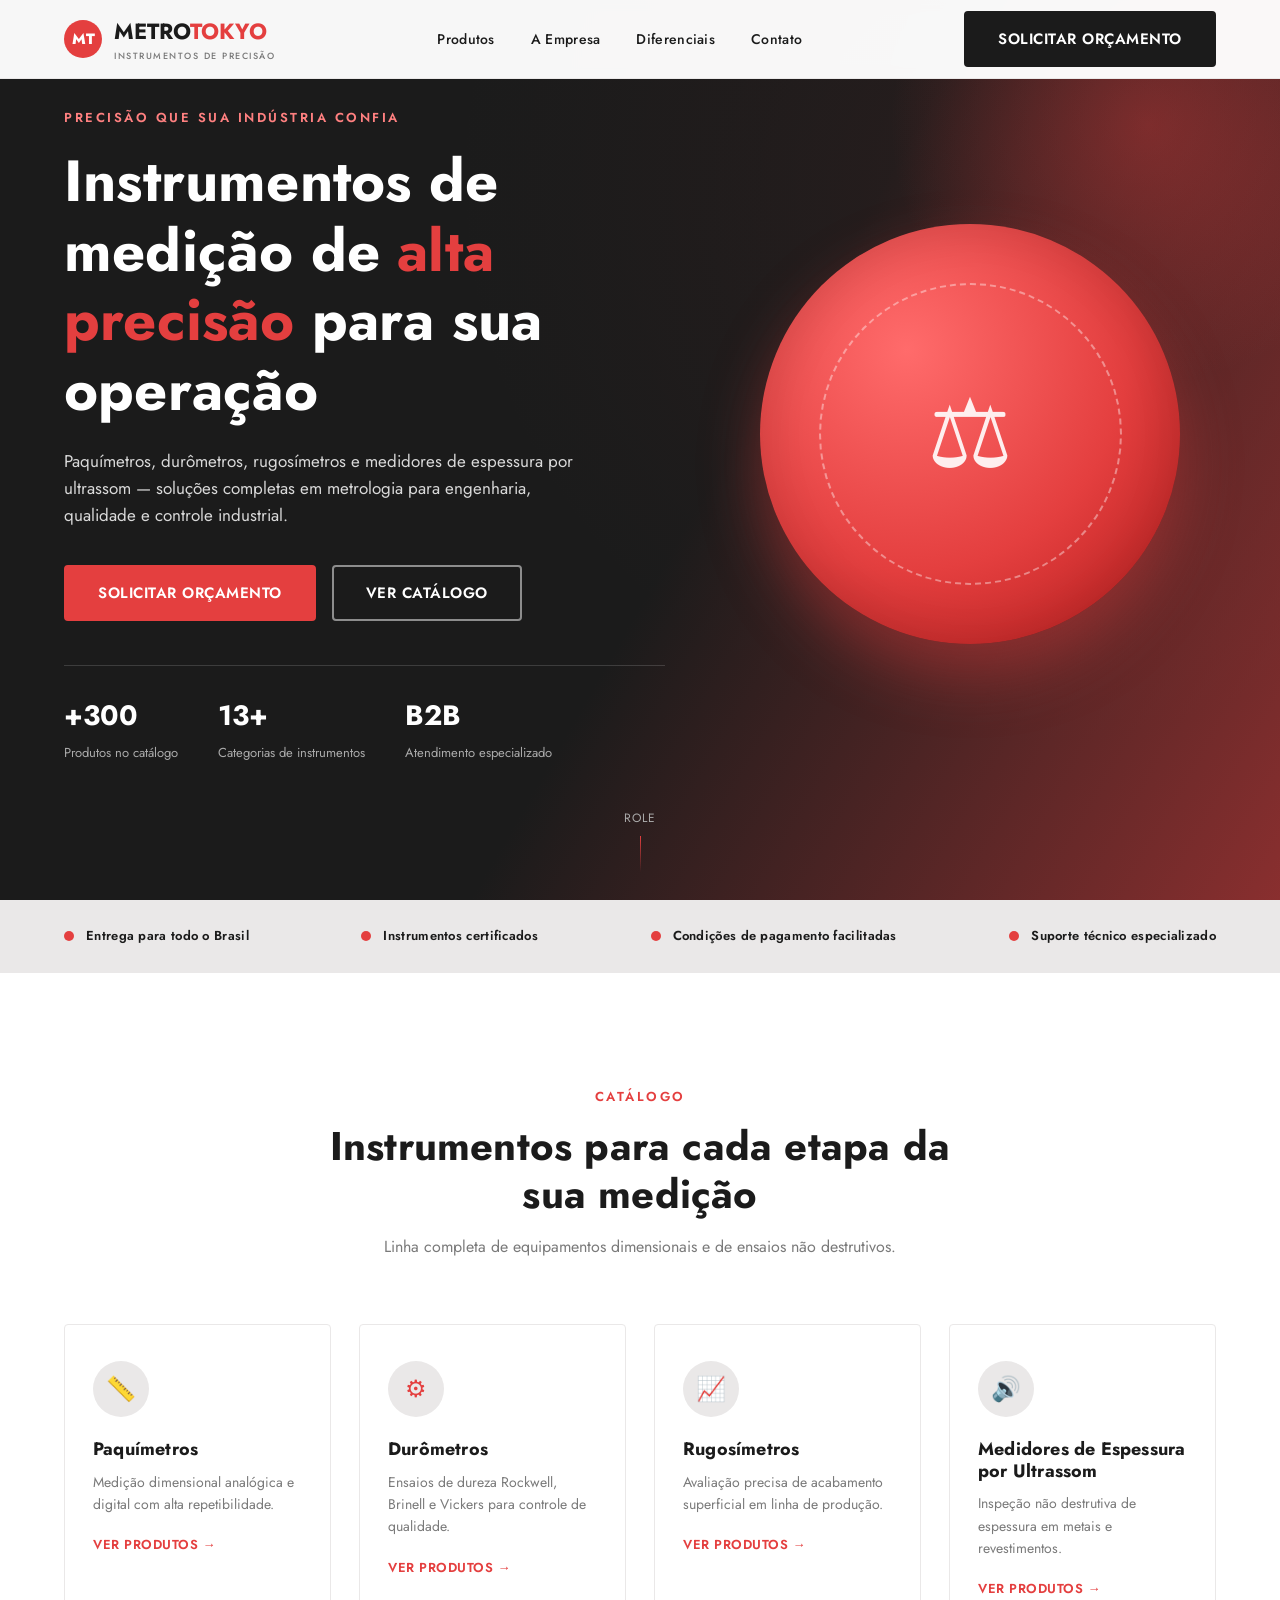
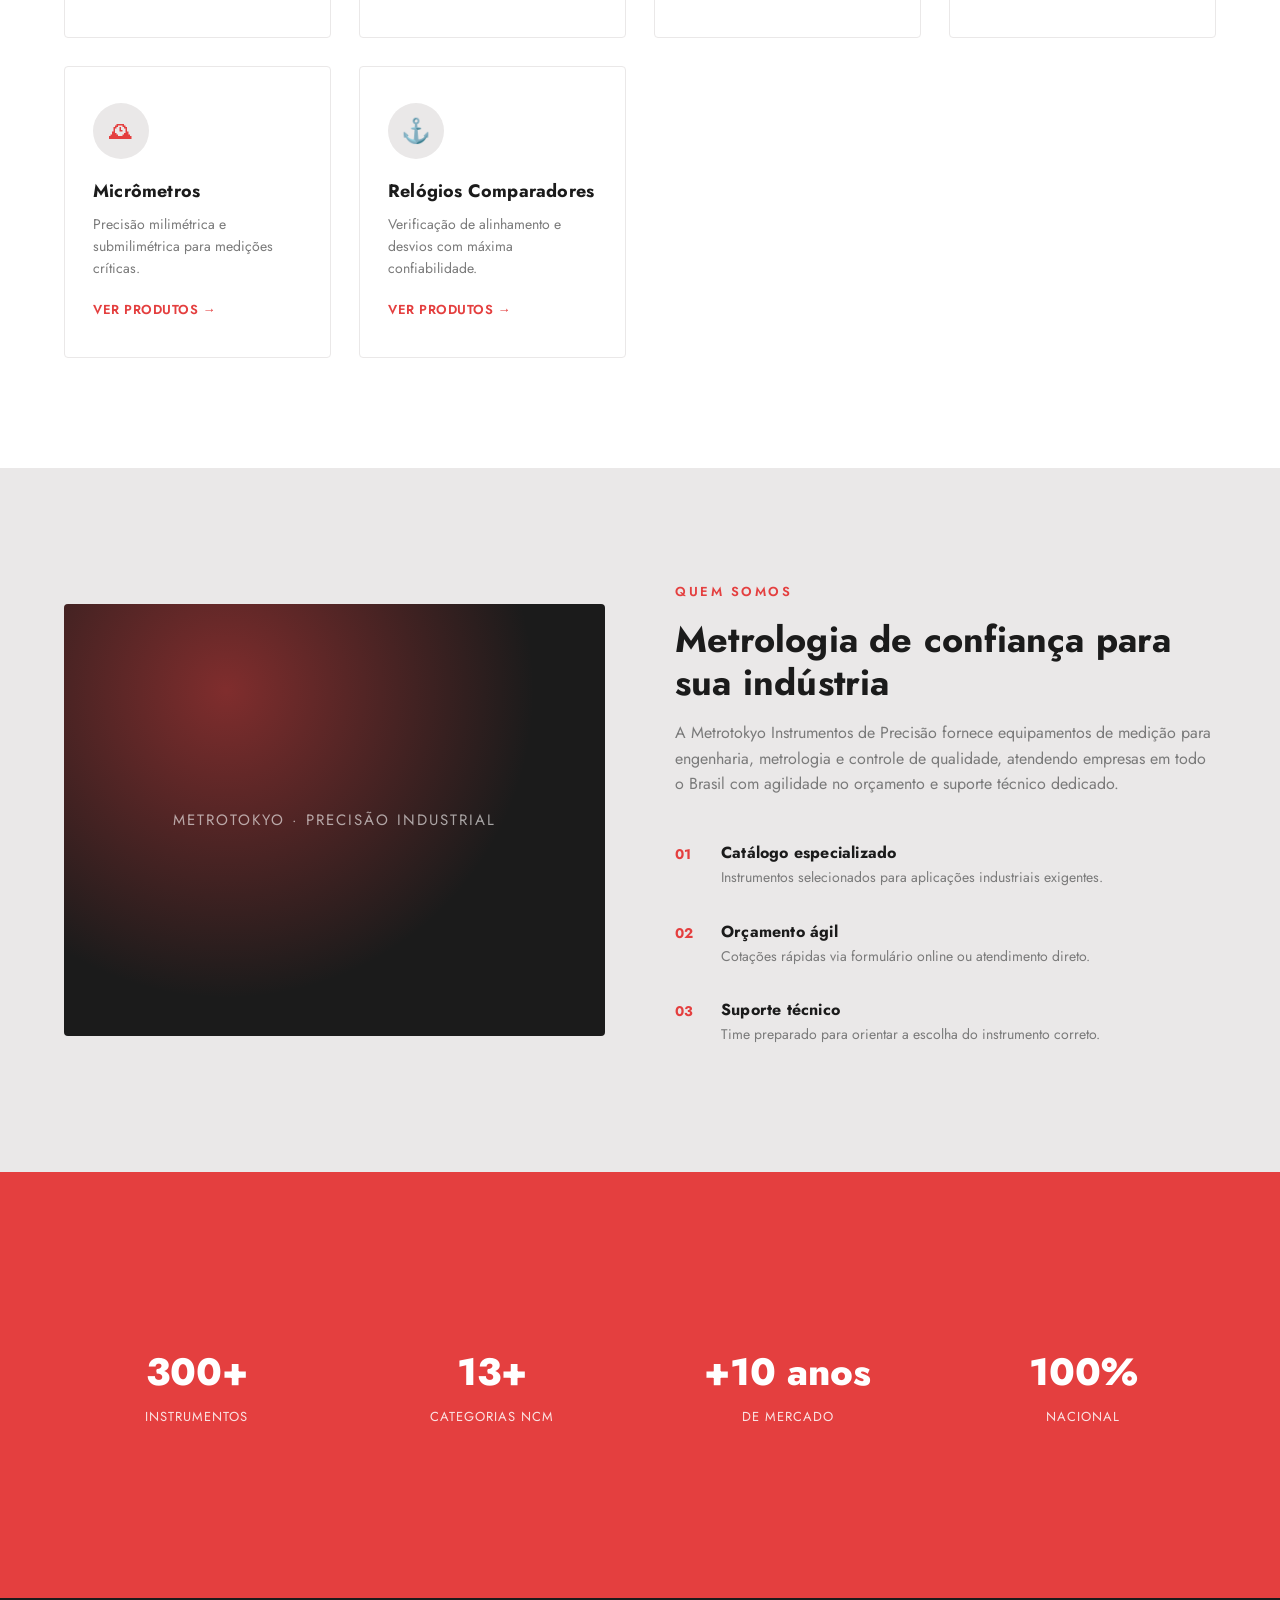
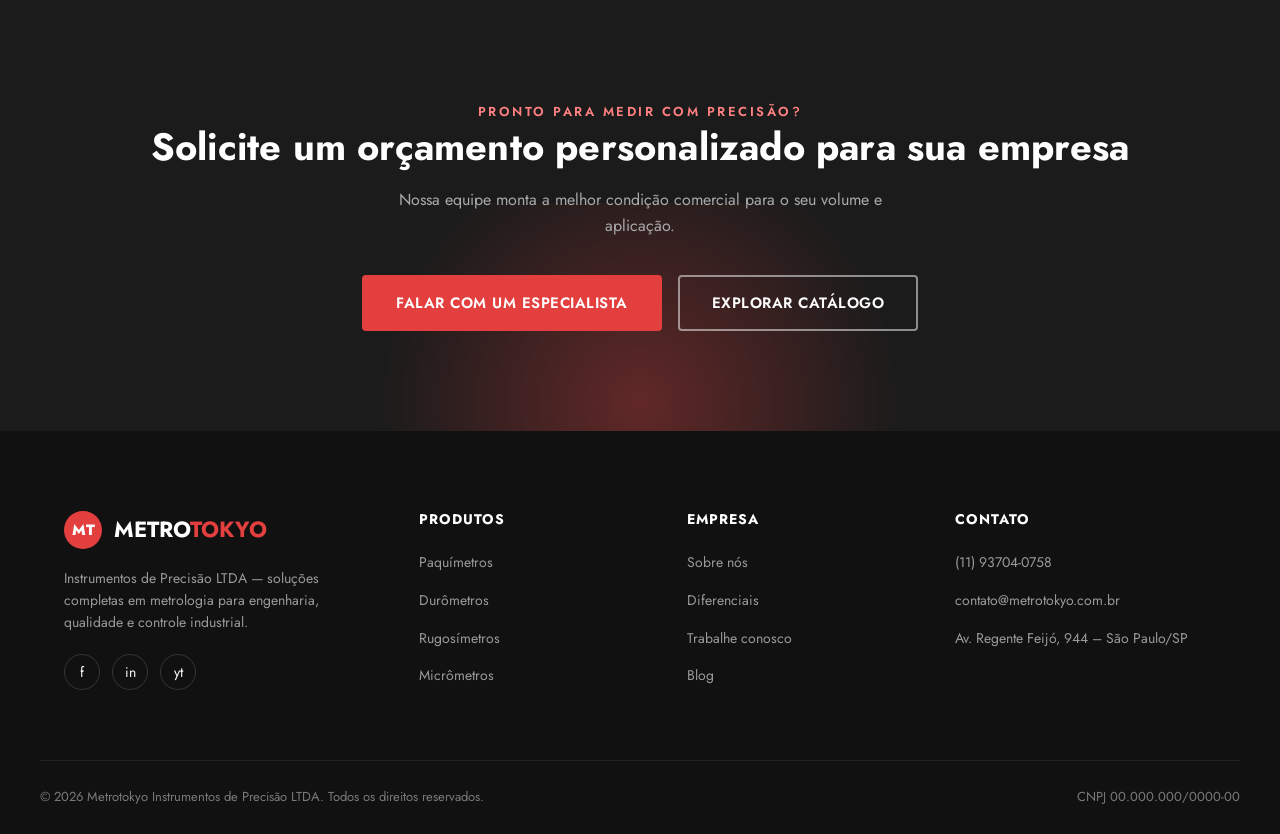
<file: metrotokyo-landing.html>
<!DOCTYPE html>
<html lang="pt-BR">
<head>
<meta charset="UTF-8">
<meta name="viewport" content="width=device-width, initial-scale=1.0">
<title>Metrotokyo Instrumentos de Precisão</title>
<link rel="preconnect" href="https://fonts.googleapis.com">
<link rel="preconnect" href="https://fonts.gstatic.com" crossorigin>
<link href="https://fonts.googleapis.com/css2?family=Jost:ital,wght@0,300;0,400;0,500;0,600;0,700;0,800;1,400&display=swap" rel="stylesheet">
<style>
  :root{
    --red: #E43F3F;
    --red-dark: #B31919;
    --black: #1B1B1B;
    --pure-black: #000000;
    --white: #FFFFFF;
    --gray-light: #EAE8E8;
    --gray-mid: #AAAAAA;
    --gray-text: #7A7A7A;
    --radius: 4px;
    --shadow: 0 10px 30px rgba(0,0,0,.08);
    --transition: .25s ease;
  }

  *{margin:0;padding:0;box-sizing:border-box;}

  html{scroll-behavior:smooth;}

  body{
    font-family:'Jost', sans-serif;
    color:var(--black);
    background:var(--white);
    line-height:1.6;
    -webkit-font-smoothing:antialiased;
  }

  img{max-width:100%;display:block;}

  a{text-decoration:none;color:inherit;}

  ul{list-style:none;}

  .container{
    width:100%;
    max-width:1200px;
    margin:0 auto;
    padding:0 24px;
  }

  h1,h2,h3,h4{font-weight:700;line-height:1.2;letter-spacing:.2px;}

  .eyebrow{
    font-size:13px;
    font-weight:600;
    letter-spacing:2.5px;
    text-transform:uppercase;
    color:var(--red);
  }

  .btn{
    display:inline-flex;
    align-items:center;
    gap:10px;
    padding:14px 32px;
    font-family:'Jost', sans-serif;
    font-weight:600;
    font-size:15px;
    letter-spacing:.5px;
    text-transform:uppercase;
    border-radius:var(--radius);
    border:2px solid transparent;
    cursor:pointer;
    transition:all var(--transition);
  }

  .btn-primary{
    background:var(--red);
    color:var(--white);
    border-color:var(--red);
  }
  .btn-primary:hover{
    background:var(--red-dark);
    border-color:var(--red-dark);
    transform:translateY(-2px);
    box-shadow:0 8px 20px rgba(228,63,63,.35);
  }

  .btn-outline{
    background:transparent;
    color:var(--white);
    border-color:rgba(255,255,255,.5);
  }
  .btn-outline:hover{
    border-color:var(--white);
    background:rgba(255,255,255,.08);
  }

  .btn-dark{
    background:var(--black);
    color:var(--white);
    border-color:var(--black);
  }
  .btn-dark:hover{
    background:var(--red);
    border-color:var(--red);
  }

  /* ===== HEADER ===== */
  header{
    position:fixed;
    top:0;left:0;right:0;
    z-index:1000;
    background:rgba(255,255,255,.97);
    backdrop-filter:blur(6px);
    border-bottom:1px solid var(--gray-light);
  }

  .navbar{
    display:flex;
    align-items:center;
    justify-content:space-between;
    height:78px;
  }

  .brand{
    display:flex;
    align-items:center;
    gap:12px;
    font-weight:700;
    font-size:22px;
    color:var(--black);
  }

  .brand .mark{
    width:38px;height:38px;
    border-radius:50%;
    background:var(--red);
    display:flex;align-items:center;justify-content:center;
    color:var(--white);
    font-weight:800;
    font-size:15px;
  }

  .brand .tokyo{color:var(--red);}

  .brand small{
    display:block;
    font-size:9px;
    font-weight:500;
    letter-spacing:1.5px;
    text-transform:uppercase;
    color:var(--gray-text);
  }

  .nav-links{
    display:flex;
    align-items:center;
    gap:36px;
  }

  .nav-links a{
    font-size:14px;
    font-weight:500;
    letter-spacing:.3px;
    color:var(--black);
    position:relative;
    padding:6px 0;
    transition:color var(--transition);
  }
  .nav-links a::after{
    content:'';
    position:absolute;
    left:0;bottom:0;
    width:0;height:2px;
    background:var(--red);
    transition:width var(--transition);
  }
  .nav-links a:hover{color:var(--red);}
  .nav-links a:hover::after{width:100%;}

  .nav-actions{display:flex;align-items:center;gap:16px;}

  .menu-toggle{display:none;background:none;border:0;font-size:26px;cursor:pointer;color:var(--black);}

  /* ===== HERO ===== */
  .hero{
    position:relative;
    min-height:100vh;
    display:flex;
    align-items:center;
    background:
      linear-gradient(120deg, rgba(27,27,27,.92) 10%, rgba(27,27,27,.75) 55%, rgba(228,63,63,.55) 100%),
      radial-gradient(circle at 80% 20%, rgba(228,63,63,.25), transparent 45%),
      var(--black);
    color:var(--white);
    padding-top:78px;
    overflow:hidden;
  }

  .hero::before{
    content:'';
    position:absolute;
    top:-15%;right:-10%;
    width:520px;height:520px;
    border-radius:50%;
    background:radial-gradient(circle, rgba(228,63,63,.35), transparent 70%);
  }

  .hero-grid{
    display:grid;
    grid-template-columns:1.1fr .9fr;
    gap:60px;
    align-items:center;
    position:relative;
    z-index:2;
  }

  .hero-copy .eyebrow{color:#ff8080;}

  .hero-copy h1{
    font-size:clamp(34px, 5vw, 58px);
    margin:18px 0 22px;
  }
  .hero-copy h1 span{color:var(--red);}

  .hero-copy p{
    font-size:17px;
    color:#d9d9d9;
    max-width:520px;
    margin-bottom:36px;
  }

  .hero-actions{display:flex;flex-wrap:wrap;gap:16px;margin-bottom:44px;}

  .hero-stats{
    display:flex;
    gap:40px;
    padding-top:28px;
    border-top:1px solid rgba(255,255,255,.15);
  }
  .hero-stats div strong{
    display:block;
    font-size:28px;
    color:var(--white);
  }
  .hero-stats div span{
    font-size:13px;
    color:var(--gray-mid);
  }

  .hero-visual{
    position:relative;
    display:flex;
    align-items:center;
    justify-content:center;
  }

  .hero-disc{
    width:100%;
    max-width:420px;
    aspect-ratio:1/1;
    border-radius:50%;
    background:radial-gradient(circle at 35% 30%, #ff6b6b, var(--red) 55%, var(--red-dark) 100%);
    box-shadow:0 30px 60px rgba(228,63,63,.4), inset 0 0 60px rgba(0,0,0,.15);
    display:flex;
    align-items:center;
    justify-content:center;
    position:relative;
  }
  .hero-disc::after{
    content:'';
    position:absolute;
    inset:14%;
    border-radius:50%;
    border:2px dashed rgba(255,255,255,.4);
  }
  .hero-disc .icon{
    font-size:96px;
    color:rgba(255,255,255,.9);
  }

  .scroll-cue{
    position:absolute;
    bottom:28px;left:50%;
    transform:translateX(-50%);
    display:flex;flex-direction:column;align-items:center;gap:8px;
    color:var(--gray-mid);
    font-size:12px;
    letter-spacing:1px;
    text-transform:uppercase;
  }
  .scroll-cue .line{width:1px;height:36px;background:linear-gradient(var(--red), transparent);}

  /* ===== TRUST BAR ===== */
  .trust-bar{
    background:var(--gray-light);
    padding:26px 0;
  }
  .trust-bar .container{
    display:flex;
    flex-wrap:wrap;
    justify-content:space-between;
    gap:20px;
  }
  .trust-item{
    display:flex;
    align-items:center;
    gap:12px;
    font-size:13px;
    font-weight:600;
    color:var(--black);
    letter-spacing:.3px;
  }
  .trust-item .dot{
    width:10px;height:10px;
    border-radius:50%;
    background:var(--red);
    flex-shrink:0;
  }

  /* ===== SECTIONS ===== */
  section{padding:110px 0;}

  .section-head{
    text-align:center;
    max-width:640px;
    margin:0 auto 64px;
  }
  .section-head h2{
    font-size:clamp(28px,4vw,40px);
    margin-top:14px;
  }
  .section-head p{
    color:var(--gray-text);
    margin-top:16px;
    font-size:16px;
  }

  /* Categories */
  .cat-grid{
    display:grid;
    grid-template-columns:repeat(auto-fit, minmax(260px, 1fr));
    gap:28px;
  }

  .cat-card{
    background:var(--white);
    border:1px solid var(--gray-light);
    border-radius:var(--radius);
    padding:36px 28px;
    transition:all var(--transition);
    position:relative;
    overflow:hidden;
  }
  .cat-card::before{
    content:'';
    position:absolute;
    top:0;left:0;
    width:4px;height:100%;
    background:var(--red);
    transform:scaleY(0);
    transform-origin:bottom;
    transition:transform var(--transition);
  }
  .cat-card:hover{
    box-shadow:var(--shadow);
    transform:translateY(-6px);
    border-color:transparent;
  }
  .cat-card:hover::before{transform:scaleY(1);}

  .cat-card .ic{
    width:56px;height:56px;
    border-radius:50%;
    background:var(--gray-light);
    display:flex;align-items:center;justify-content:center;
    font-size:24px;
    color:var(--red);
    margin-bottom:22px;
    transition:all var(--transition);
  }
  .cat-card:hover .ic{background:var(--red);color:var(--white);}

  .cat-card h3{font-size:18px;margin-bottom:10px;}
  .cat-card p{font-size:14px;color:var(--gray-text);margin-bottom:16px;}
  .cat-card .link{
    font-size:13px;font-weight:600;color:var(--red);
    text-transform:uppercase;letter-spacing:.5px;
    display:inline-flex;align-items:center;gap:6px;
  }

  /* Split / About */
  .split{
    display:grid;
    grid-template-columns:1fr 1fr;
    gap:70px;
    align-items:center;
  }

  .split-media{
    background:var(--black);
    border-radius:var(--radius);
    aspect-ratio:4/3.2;
    position:relative;
    overflow:hidden;
    display:flex;align-items:center;justify-content:center;
  }
  .split-media::before{
    content:'';
    position:absolute;inset:0;
    background:radial-gradient(circle at 30% 20%, rgba(228,63,63,.5), transparent 60%);
  }
  .split-media span{
    position:relative;z-index:2;
    color:var(--white);
    font-size:15px;
    letter-spacing:2px;
    text-transform:uppercase;
    opacity:.6;
  }

  .feature-list{margin-top:30px;}
  .feature-list li{
    display:flex;
    gap:16px;
    padding:16px 0;
    border-bottom:1px solid var(--gray-light);
  }
  .feature-list li:last-child{border-bottom:none;}
  .feature-list .num{
    color:var(--red);
    font-weight:700;
    font-size:14px;
    min-width:30px;
  }
  .feature-list h4{font-size:16px;margin-bottom:4px;}
  .feature-list p{font-size:14px;color:var(--gray-text);}

  /* Dark CTA band */
  .cta-band{
    background:var(--black);
    color:var(--white);
    text-align:center;
    padding:100px 0;
    position:relative;
    overflow:hidden;
  }
  .cta-band::after{
    content:'';
    position:absolute;
    bottom:-40%;left:50%;
    transform:translateX(-50%);
    width:700px;height:400px;
    background:radial-gradient(circle, rgba(228,63,63,.35), transparent 65%);
  }
  .cta-band .container{position:relative;z-index:2;}
  .cta-band h2{font-size:clamp(26px,4vw,38px);margin-bottom:18px;}
  .cta-band p{color:var(--gray-mid);max-width:520px;margin:0 auto 36px;}
  .cta-band .btn-group{display:flex;gap:16px;justify-content:center;flex-wrap:wrap;}

  /* Numbers strip */
  .numbers{
    background:var(--red);
    color:var(--white);
  }
  .numbers .container{
    display:grid;
    grid-template-columns:repeat(auto-fit, minmax(180px,1fr));
    gap:30px;
    text-align:center;
    padding:60px 24px;
  }
  .numbers strong{display:block;font-size:38px;font-weight:800;}
  .numbers span{font-size:13px;letter-spacing:1px;text-transform:uppercase;opacity:.85;}

  /* Footer */
  footer{background:#111111;color:#c7c7c7;padding:80px 0 0;}
  .footer-grid{
    display:grid;
    grid-template-columns:1.4fr 1fr 1fr 1.2fr;
    gap:50px;
    padding-bottom:60px;
    border-bottom:1px solid rgba(255,255,255,.08);
  }
  .footer-brand .brand{color:var(--white);}
  .footer-brand p{margin-top:18px;font-size:14px;color:#9a9a9a;max-width:280px;}

  .footer-col h4{
    color:var(--white);
    font-size:14px;
    letter-spacing:1px;
    text-transform:uppercase;
    margin-bottom:22px;
  }
  .footer-col ul li{margin-bottom:12px;}
  .footer-col ul li a{
    font-size:14px;color:#9a9a9a;transition:color var(--transition);
  }
  .footer-col ul li a:hover{color:var(--red);}

  .social{display:flex;gap:12px;margin-top:20px;}
  .social a{
    width:36px;height:36px;
    border:1px solid rgba(255,255,255,.15);
    border-radius:50%;
    display:flex;align-items:center;justify-content:center;
    font-size:14px;
    color:var(--white);
    transition:all var(--transition);
  }
  .social a:hover{background:var(--red);border-color:var(--red);}

  .footer-bottom{
    display:flex;
    justify-content:space-between;
    align-items:center;
    flex-wrap:wrap;
    gap:12px;
    padding:26px 0;
    font-size:13px;
    color:#7a7a7a;
  }

  /* Responsive */
  @media (max-width:960px){
    .nav-links{display:none;}
    .menu-toggle{display:block;}
    .hero-grid{grid-template-columns:1fr;text-align:center;}
    .hero-copy p{margin-left:auto;margin-right:auto;}
    .hero-actions,.hero-stats{justify-content:center;}
    .split{grid-template-columns:1fr;}
    .footer-grid{grid-template-columns:1fr 1fr;}
  }

  @media (max-width:560px){
    section{padding:70px 0;}
    .footer-grid{grid-template-columns:1fr;}
    .footer-bottom{flex-direction:column;text-align:center;}
  }
</style>
</head>
<body>

<header>
  <div class="container navbar">
    <a href="#" class="brand">
      <span class="mark">MT</span>
      <span>
        METRO<span class="tokyo">TOKYO</span>
        <small>Instrumentos de Precisão</small>
      </span>
    </a>
    <nav class="nav-links">
      <a href="#categorias">Produtos</a>
      <a href="#sobre">A Empresa</a>
      <a href="#diferenciais">Diferenciais</a>
      <a href="#contato">Contato</a>
    </nav>
    <div class="nav-actions">
      <a href="#contato" class="btn btn-dark">Solicitar Orçamento</a>
      <button class="menu-toggle" aria-label="Abrir menu">&#9776;</button>
    </div>
  </div>
</header>

<section class="hero">
  <div class="container hero-grid">
    <div class="hero-copy">
      <span class="eyebrow">Precisão que sua indústria confia</span>
      <h1>Instrumentos de medição de <span>alta precisão</span> para sua operação</h1>
      <p>Paquímetros, durômetros, rugosímetros e medidores de espessura por ultrassom — soluções completas em metrologia para engenharia, qualidade e controle industrial.</p>
      <div class="hero-actions">
        <a href="#contato" class="btn btn-primary">Solicitar Orçamento</a>
        <a href="#categorias" class="btn btn-outline">Ver Catálogo</a>
      </div>
      <div class="hero-stats">
        <div><strong>+300</strong><span>Produtos no catálogo</span></div>
        <div><strong>13+</strong><span>Categorias de instrumentos</span></div>
        <div><strong>B2B</strong><span>Atendimento especializado</span></div>
      </div>
    </div>
    <div class="hero-visual">
      <div class="hero-disc"><span class="icon">&#9878;</span></div>
    </div>
  </div>
  <div class="scroll-cue"><span>Role</span><div class="line"></div></div>
</section>

<div class="trust-bar">
  <div class="container">
    <div class="trust-item"><span class="dot"></span> Entrega para todo o Brasil</div>
    <div class="trust-item"><span class="dot"></span> Instrumentos certificados</div>
    <div class="trust-item"><span class="dot"></span> Condições de pagamento facilitadas</div>
    <div class="trust-item"><span class="dot"></span> Suporte técnico especializado</div>
  </div>
</div>

<section id="categorias">
  <div class="container">
    <div class="section-head">
      <span class="eyebrow">Catálogo</span>
      <h2>Instrumentos para cada etapa da sua medição</h2>
      <p>Linha completa de equipamentos dimensionais e de ensaios não destrutivos.</p>
    </div>
    <div class="cat-grid">
      <div class="cat-card">
        <div class="ic">&#128207;</div>
        <h3>Paquímetros</h3>
        <p>Medição dimensional analógica e digital com alta repetibilidade.</p>
        <a href="#" class="link">Ver produtos &rarr;</a>
      </div>
      <div class="cat-card">
        <div class="ic">&#9881;</div>
        <h3>Durômetros</h3>
        <p>Ensaios de dureza Rockwell, Brinell e Vickers para controle de qualidade.</p>
        <a href="#" class="link">Ver produtos &rarr;</a>
      </div>
      <div class="cat-card">
        <div class="ic">&#128200;</div>
        <h3>Rugosímetros</h3>
        <p>Avaliação precisa de acabamento superficial em linha de produção.</p>
        <a href="#" class="link">Ver produtos &rarr;</a>
      </div>
      <div class="cat-card">
        <div class="ic">&#128266;</div>
        <h3>Medidores de Espessura por Ultrassom</h3>
        <p>Inspeção não destrutiva de espessura em metais e revestimentos.</p>
        <a href="#" class="link">Ver produtos &rarr;</a>
      </div>
      <div class="cat-card">
        <div class="ic">&#128368;</div>
        <h3>Micrômetros</h3>
        <p>Precisão milimétrica e submilimétrica para medições críticas.</p>
        <a href="#" class="link">Ver produtos &rarr;</a>
      </div>
      <div class="cat-card">
        <div class="ic">&#9875;</div>
        <h3>Relógios Comparadores</h3>
        <p>Verificação de alinhamento e desvios com máxima confiabilidade.</p>
        <a href="#" class="link">Ver produtos &rarr;</a>
      </div>
    </div>
  </div>
</section>

<section id="sobre" style="background:var(--gray-light);">
  <div class="container split">
    <div class="split-media"><span>Metrotokyo &middot; Precisão Industrial</span></div>
    <div>
      <span class="eyebrow">Quem somos</span>
      <h2 style="margin-top:14px;font-size:clamp(26px,4vw,36px);">Metrologia de confiança para sua indústria</h2>
      <p style="color:var(--gray-text);margin-top:16px;font-size:16px;">
        A Metrotokyo Instrumentos de Precisão fornece equipamentos de medição para engenharia,
        metrologia e controle de qualidade, atendendo empresas em todo o Brasil com agilidade no
        orçamento e suporte técnico dedicado.
      </p>
      <ul class="feature-list">
        <li>
          <span class="num">01</span>
          <div><h4>Catálogo especializado</h4><p>Instrumentos selecionados para aplicações industriais exigentes.</p></div>
        </li>
        <li>
          <span class="num">02</span>
          <div><h4>Orçamento ágil</h4><p>Cotações rápidas via formulário online ou atendimento direto.</p></div>
        </li>
        <li>
          <span class="num">03</span>
          <div><h4>Suporte técnico</h4><p>Time preparado para orientar a escolha do instrumento correto.</p></div>
        </li>
      </ul>
    </div>
  </div>
</section>

<section class="numbers">
  <div class="container">
    <div><strong>300+</strong><span>Instrumentos</span></div>
    <div><strong>13+</strong><span>Categorias NCM</span></div>
    <div><strong>+10 anos</strong><span>De mercado</span></div>
    <div><strong>100%</strong><span>Nacional</span></div>
  </div>
</section>

<section class="cta-band" id="diferenciais">
  <div class="container">
    <span class="eyebrow" style="color:#ff8080;">Pronto para medir com precisão?</span>
    <h2>Solicite um orçamento personalizado para sua empresa</h2>
    <p>Nossa equipe monta a melhor condição comercial para o seu volume e aplicação.</p>
    <div class="btn-group">
      <a href="#contato" class="btn btn-primary">Falar com um Especialista</a>
      <a href="#categorias" class="btn btn-outline">Explorar Catálogo</a>
    </div>
  </div>
</section>

<footer id="contato">
  <div class="container footer-grid">
    <div class="footer-brand">
      <a href="#" class="brand">
        <span class="mark">MT</span>
        <span>METRO<span class="tokyo">TOKYO</span></span>
      </a>
      <p>Instrumentos de Precisão LTDA — soluções completas em metrologia para engenharia, qualidade e controle industrial.</p>
      <div class="social">
        <a href="#" aria-label="Facebook">f</a>
        <a href="#" aria-label="Instagram">in</a>
        <a href="#" aria-label="YouTube">yt</a>
      </div>
    </div>
    <div class="footer-col">
      <h4>Produtos</h4>
      <ul>
        <li><a href="#">Paquímetros</a></li>
        <li><a href="#">Durômetros</a></li>
        <li><a href="#">Rugosímetros</a></li>
        <li><a href="#">Micrômetros</a></li>
      </ul>
    </div>
    <div class="footer-col">
      <h4>Empresa</h4>
      <ul>
        <li><a href="#">Sobre nós</a></li>
        <li><a href="#">Diferenciais</a></li>
        <li><a href="#">Trabalhe conosco</a></li>
        <li><a href="#">Blog</a></li>
      </ul>
    </div>
    <div class="footer-col">
      <h4>Contato</h4>
      <ul>
        <li><a href="tel:+551193704075">(11) 93704-0758</a></li>
        <li><a href="mailto:contato@metrotokyo.com.br">contato@metrotokyo.com.br</a></li>
        <li><a href="#">Av. Regente Feijó, 944 – São Paulo/SP</a></li>
      </ul>
    </div>
  </div>
  <div class="container footer-bottom">
    <span>&copy; 2026 Metrotokyo Instrumentos de Precisão LTDA. Todos os direitos reservados.</span>
    <span>CNPJ 00.000.000/0000-00</span>
  </div>
</footer>

</body>
</html>
</file>
